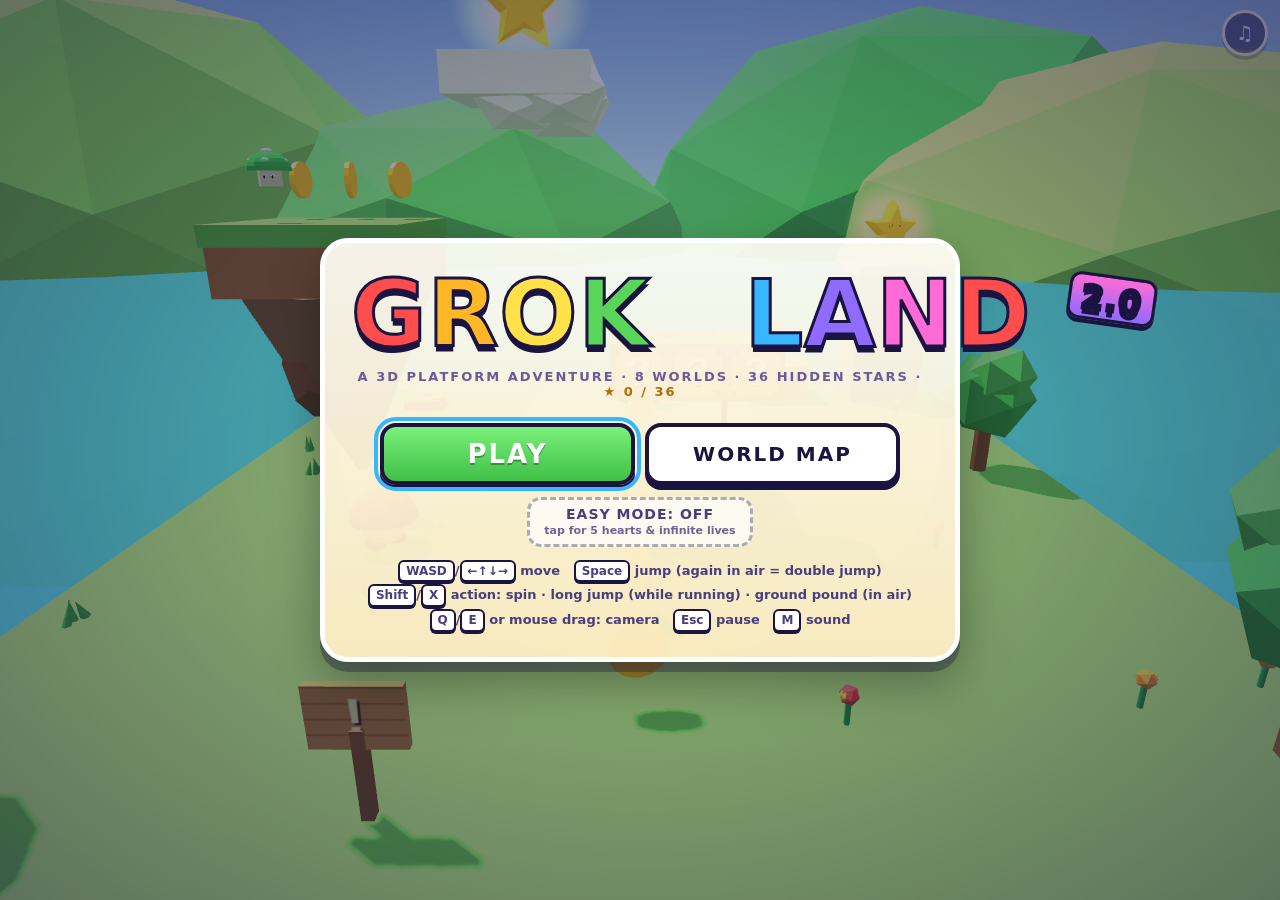
<file: index.html>
<!DOCTYPE html>
<html lang="en">
<head>
  <meta charset="UTF-8" />
  <meta name="viewport" content="width=device-width, initial-scale=1, maximum-scale=1, user-scalable=no, viewport-fit=cover" />
  <meta name="apple-mobile-web-app-capable" content="yes" />
  <meta name="mobile-web-app-capable" content="yes" />
  <meta name="apple-mobile-web-app-status-bar-style" content="black-translucent" />
  <meta name="theme-color" content="#4fb6ff" />
  <title>GROK LAND 2.0</title>
  <link rel="stylesheet" href="style.css" />
  <link rel="icon" href="data:image/svg+xml,%3Csvg xmlns='http://www.w3.org/2000/svg' viewBox='0 0 64 64'%3E%3Crect width='64' height='64' rx='14' fill='%234fb6ff'/%3E%3Cpath d='M32 6l7.6 16.4 17.9 2-13.3 12.1 3.7 17.6L32 45.2 16.1 54.1l3.7-17.6L6.5 24.4l17.9-2z' fill='%23ffd23f' stroke='%23c77700' stroke-width='3'/%3E%3C/svg%3E" />
</head>
<body>
  <canvas id="c"></canvas>

  <div id="hud" class="hidden">
    <div id="hud-left">
      <div id="hearts"><span class="heart on">&#9829;</span><span class="heart on">&#9829;</span><span class="heart on">&#9829;</span></div>
      <div class="pill" id="lives-pill"><span class="face-ico"></span><span class="x">&times;</span><b id="lives">5</b></div>
    </div>
    <div id="hud-right">
      <div class="pill"><span class="coin-ico"></span><b id="coins">0</b></div>
      <div class="pill"><span class="star-ico">&#9733;</span><b id="stars">0</b><span class="dim">/3</span></div>
      <div class="pill hidden" id="key-pill"><span class="key-ico"><svg viewBox="0 0 32 16" width="30" height="15"><circle cx="7" cy="8" r="5.5" fill="none" stroke="#ffd23f" stroke-width="3.5"/><path d="M12 8h17M24 8v5M28 8v4" stroke="#ffd23f" stroke-width="3.5" stroke-linecap="round"/></svg></span>KEY</div>
    </div>
    <div id="level-name"></div>
    <div id="toast"></div>
    <div id="banner"><div id="banner-sub"></div><div id="banner-title"></div></div>
  </div>

  <button id="pause-btn" class="hidden" type="button" aria-label="Pause">II</button>
  <button id="mute-btn" type="button" aria-label="Toggle sound" title="Sound (M)">&#9835;</button>

  <div id="touch-ui" class="hidden">
    <div id="joy-zone"><div id="joy-base"><div id="joy-stick"></div></div></div>
    <div id="cam-zone"></div>
    <div id="touch-btns">
      <button type="button" id="btn-action">ACTION</button>
      <button type="button" id="btn-jump">JUMP</button>
    </div>
  </div>

  <div id="mp-arrows"></div>
  <div id="mp-notice"></div>
  <div id="fade"></div>

  <div id="overlay" class="show">
    <div class="card" id="title-card">
      <div class="logo" aria-label="GROK LAND">
        <span style="--c:#ff4d4d">G</span><span style="--c:#ffb627">R</span><span style="--c:#ffe14a">O</span><span style="--c:#59d65a">K</span>
        <span class="sp"></span>
        <span style="--c:#38b6ff">L</span><span style="--c:#8f6bff">A</span><span style="--c:#ff6bd6">N</span><span style="--c:#ff4d4d">D</span>
        <span class="v2" id="v2-badge">2.0</span>
      </div>
      <p class="tag">A 3D PLATFORM ADVENTURE &middot; 8 WORLDS &middot; 36 HIDDEN STARS &middot; <span class="tstars">&#9733; <b id="title-stars">0 / 36</b></span></p>
      <div class="title-btns">
        <button id="play-btn" type="button" class="btn primary">PLAY</button>
        <button id="map-btn" type="button" class="btn">WORLD MAP</button>
      </div>
      <button id="easy-btn" type="button" class="easy-btn">EASY MODE: <b>OFF</b></button>
      <div class="controls desk-only">
        <div><kbd>WASD</kbd>/<kbd>&larr;&uarr;&darr;&rarr;</kbd> move &nbsp; <kbd>Space</kbd> jump (again in air = double jump)</div>
        <div><kbd>Shift</kbd>/<kbd>X</kbd> action: spin &middot; long jump (while running) &middot; ground pound (in air)</div>
        <div><kbd>Q</kbd>/<kbd>E</kbd> or mouse drag: camera &nbsp; <kbd>Esc</kbd> pause &nbsp; <kbd>M</kbd> sound</div>
      </div>
      <div class="controls touch-only">
        <div>Left stick: move &middot; <b>JUMP</b> (tap again in air = double jump)</div>
        <div><b>ACTION</b>: spin &middot; long jump while running &middot; ground pound in air</div>
        <div>Drag on the right side to turn the camera</div>
      </div>
    </div>

    <div class="card hidden" id="map-card">
      <div class="map-head"><p class="kicker">WORLD MAP</p><span id="map-total" class="map-total"></span></div>
      <div id="world-map"></div>
      <div id="map-info">
        <div id="map-name"></div>
        <div id="map-blurb"></div>
        <div id="map-stars"></div>
      </div>
      <div class="btn-row">
        <button id="map-play" type="button" class="btn primary">PLAY &#9654;</button>
        <button id="map-back" type="button" class="btn ghost">BACK</button>
      </div>
    </div>

    <div class="card hidden" id="pause-card">
      <h2>PAUSED</h2>
      <button id="resume-btn" type="button" class="btn primary">RESUME</button>
      <button id="restart-btn" type="button" class="btn">RESTART LEVEL</button>
      <button id="pause-title-btn" type="button" class="btn ghost">TITLE SCREEN</button>
      <p class="small" id="pause-tip"></p>
    </div>

    <div class="card hidden" id="complete-card">
      <p class="kicker" id="complete-kicker">WORLD 1</p>
      <h2 id="complete-title">COURSE CLEAR!</h2>
      <div id="complete-stars" class="big-stars"></div>
      <div class="stats" id="complete-stats"></div>
      <button id="next-btn" type="button" class="btn primary">NEXT WORLD</button>
      <div class="btn-row">
        <button id="replay-btn" type="button" class="btn">REPLAY</button>
        <button id="complete-map-btn" type="button" class="btn">WORLD MAP</button>
      </div>
      <button id="complete-title-btn" type="button" class="btn ghost">TITLE SCREEN</button>
    </div>

    <div class="card hidden" id="mp-card">
      <p class="kicker" id="mp-kicker">CO-OP</p>
      <h2 id="mp-title">CO-OP</h2>
      <p class="small" id="mp-msg"></p>
      <div id="mp-roster"></div>
      <div id="mp-btns"></div>
    </div>

    <div class="card hidden" id="gameover-card">
      <h2 class="bad">GAME OVER</h2>
      <p class="small">Out of lives! Grab a fresh set and try again.</p>
      <button id="retry-btn" type="button" class="btn primary">RETRY WORLD</button>
      <button id="go-title-btn" type="button" class="btn ghost">TITLE SCREEN</button>
    </div>
  </div>

  <div id="loading">LOADING GROK LAND&hellip;</div>

  <script src="three.min.js"></script>
  <script src="grok-net.js"></script>
  <script src="game.js"></script>
</body>
</html>
</file>
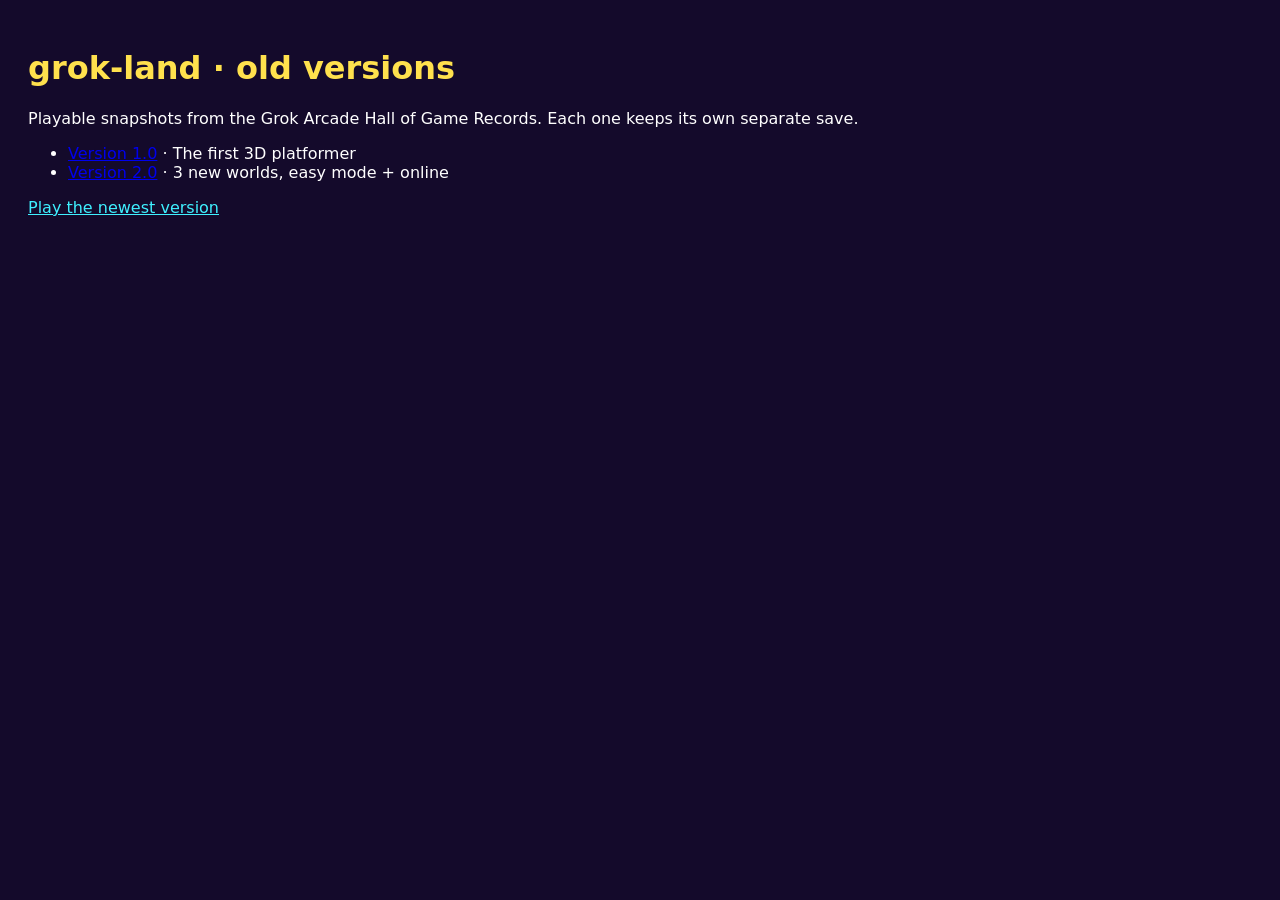
<file: versions/index.html>
<!doctype html><meta charset="utf-8"><meta name="viewport" content="width=device-width,initial-scale=1"><meta name="robots" content="noindex"><title>grok-land old versions</title><body style="font-family:system-ui;background:#140a2b;color:#fff;padding:20px"><h1 style="color:#ffe14d">grok-land &middot; old versions</h1><p>Playable snapshots from the Grok Arcade Hall of Game Records. Each one keeps its own separate save.</p><ul><li><a href="v1/">Version 1.0</a> &middot; The first 3D platformer</li><li><a href="v2/">Version 2.0</a> &middot; 3 new worlds, easy mode + online</li></ul><p><a style="color:#3ff0ff" href="../">Play the newest version</a></p>
</file>
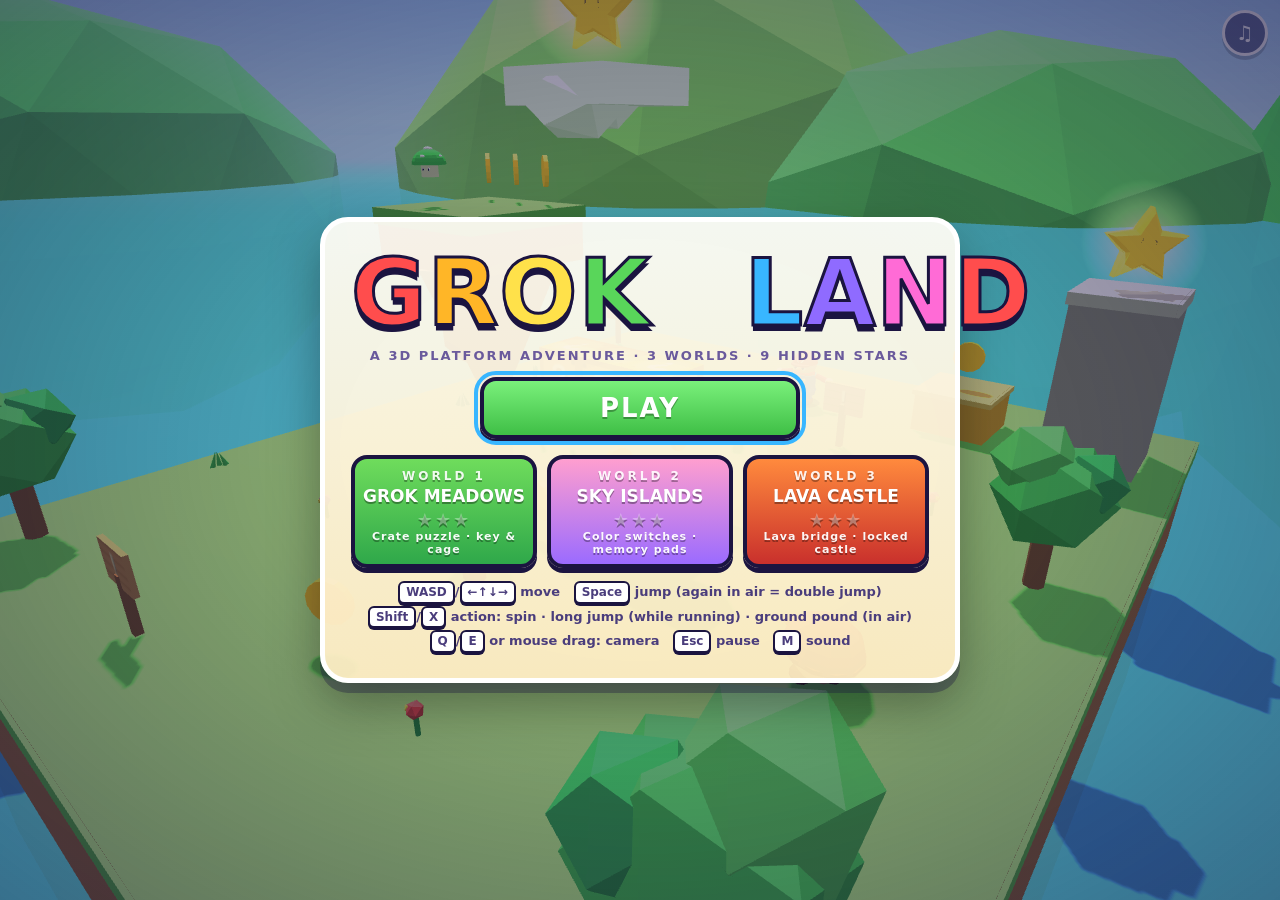
<file: versions/v1/index.html>
<!DOCTYPE html>
<html lang="en">
<head>
<script>/* Grok Arcade Hall of Game Records: archived old version 1.0 of grok-land. Saves are kept separate from the newest version. */
(function(){var P='grokOldVersion.grok-land.v1:';try{var S=Storage.prototype,g=S.getItem,s=S.setItem,r=S.removeItem;function L(t){try{return t===window.localStorage;}catch(e){return false;}}
S.getItem=function(k){return g.call(this,L(this)?P+k:k);};S.setItem=function(k,v){return s.call(this,L(this)?P+k:k,v);};S.removeItem=function(k){return r.call(this,L(this)?P+k:k);};}catch(e){}
window.GROK_OLD_VERSION={repo:'grok-land',label:'v1',ver:'1.0',prefix:P};
function badge(){try{var d=document.createElement('div');d.id='grokOldVerBadge';d.setAttribute('style','position:fixed;left:50%;top:6px;transform:translateX(-50%);z-index:2147483647;background:rgba(20,10,43,.92);color:#ffe14d;font:bold 12px/1.3 system-ui,sans-serif;padding:6px 12px;border-radius:14px;border:2px solid #ff4fd8;box-shadow:0 2px 10px rgba(0,0,0,.4);pointer-events:none;transition:opacity .8s;text-align:center;max-width:90vw');d.textContent='\uD83D\uDCFC OLD VERSION 1.0 \u00b7 from the Hall of Game Records \u00b7 separate save';document.body.appendChild(d);setTimeout(function(){d.style.opacity='0';},6000);setTimeout(function(){if(d.parentNode)d.parentNode.removeChild(d);},7000);}catch(e){}}
if(document.readyState==='loading')document.addEventListener('DOMContentLoaded',badge);else badge();})();</script>
<meta name="robots" content="noindex">

  <meta charset="UTF-8" />
  <meta name="viewport" content="width=device-width, initial-scale=1, maximum-scale=1, user-scalable=no, viewport-fit=cover" />
  <meta name="apple-mobile-web-app-capable" content="yes" />
  <meta name="mobile-web-app-capable" content="yes" />
  <meta name="apple-mobile-web-app-status-bar-style" content="black-translucent" />
  <meta name="theme-color" content="#4fb6ff" />
  <title>GROK LAND</title>
  <link rel="stylesheet" href="style.css" />
  <link rel="icon" href="data:image/svg+xml,%3Csvg xmlns='http://www.w3.org/2000/svg' viewBox='0 0 64 64'%3E%3Crect width='64' height='64' rx='14' fill='%234fb6ff'/%3E%3Cpath d='M32 6l7.6 16.4 17.9 2-13.3 12.1 3.7 17.6L32 45.2 16.1 54.1l3.7-17.6L6.5 24.4l17.9-2z' fill='%23ffd23f' stroke='%23c77700' stroke-width='3'/%3E%3C/svg%3E" />
</head>
<body>
  <canvas id="c"></canvas>

  <div id="hud" class="hidden">
    <div id="hud-left">
      <div id="hearts"><span class="heart on">&#9829;</span><span class="heart on">&#9829;</span><span class="heart on">&#9829;</span></div>
      <div class="pill" id="lives-pill"><span class="face-ico"></span><span class="x">&times;</span><b id="lives">5</b></div>
    </div>
    <div id="hud-right">
      <div class="pill"><span class="coin-ico"></span><b id="coins">0</b></div>
      <div class="pill"><span class="star-ico">&#9733;</span><b id="stars">0</b><span class="dim">/3</span></div>
      <div class="pill hidden" id="key-pill"><span class="key-ico"><svg viewBox="0 0 32 16" width="30" height="15"><circle cx="7" cy="8" r="5.5" fill="none" stroke="#ffd23f" stroke-width="3.5"/><path d="M12 8h17M24 8v5M28 8v4" stroke="#ffd23f" stroke-width="3.5" stroke-linecap="round"/></svg></span>KEY</div>
    </div>
    <div id="level-name"></div>
    <div id="toast"></div>
    <div id="banner"><div id="banner-sub"></div><div id="banner-title"></div></div>
  </div>

  <button id="pause-btn" class="hidden" type="button" aria-label="Pause">II</button>
  <button id="mute-btn" type="button" aria-label="Toggle sound" title="Sound (M)">&#9835;</button>

  <div id="touch-ui" class="hidden">
    <div id="joy-zone"><div id="joy-base"><div id="joy-stick"></div></div></div>
    <div id="cam-zone"></div>
    <div id="touch-btns">
      <button type="button" id="btn-action">ACTION</button>
      <button type="button" id="btn-jump">JUMP</button>
    </div>
  </div>

  <div id="fade"></div>

  <div id="overlay" class="show">
    <div class="card" id="title-card">
      <div class="logo" aria-label="GROK LAND">
        <span style="--c:#ff4d4d">G</span><span style="--c:#ffb627">R</span><span style="--c:#ffe14a">O</span><span style="--c:#59d65a">K</span>
        <span class="sp"></span>
        <span style="--c:#38b6ff">L</span><span style="--c:#8f6bff">A</span><span style="--c:#ff6bd6">N</span><span style="--c:#ff4d4d">D</span>
      </div>
      <p class="tag">A 3D PLATFORM ADVENTURE &middot; 3 WORLDS &middot; 9 HIDDEN STARS</p>
      <button id="play-btn" type="button" class="btn primary">PLAY</button>
      <div id="level-select"></div>
      <div class="controls desk-only">
        <div><kbd>WASD</kbd>/<kbd>&larr;&uarr;&darr;&rarr;</kbd> move &nbsp; <kbd>Space</kbd> jump (again in air = double jump)</div>
        <div><kbd>Shift</kbd>/<kbd>X</kbd> action: spin &middot; long jump (while running) &middot; ground pound (in air)</div>
        <div><kbd>Q</kbd>/<kbd>E</kbd> or mouse drag: camera &nbsp; <kbd>Esc</kbd> pause &nbsp; <kbd>M</kbd> sound</div>
      </div>
      <div class="controls touch-only">
        <div>Left stick: move &middot; <b>JUMP</b> (tap again in air = double jump)</div>
        <div><b>ACTION</b>: spin &middot; long jump while running &middot; ground pound in air</div>
        <div>Drag on the right side to turn the camera</div>
      </div>
    </div>

    <div class="card hidden" id="pause-card">
      <h2>PAUSED</h2>
      <button id="resume-btn" type="button" class="btn primary">RESUME</button>
      <button id="restart-btn" type="button" class="btn">RESTART LEVEL</button>
      <button id="pause-title-btn" type="button" class="btn ghost">TITLE SCREEN</button>
      <p class="small" id="pause-tip"></p>
    </div>

    <div class="card hidden" id="complete-card">
      <p class="kicker" id="complete-kicker">WORLD 1</p>
      <h2 id="complete-title">COURSE CLEAR!</h2>
      <div id="complete-stars" class="big-stars"></div>
      <div class="stats" id="complete-stats"></div>
      <button id="next-btn" type="button" class="btn primary">NEXT WORLD</button>
      <button id="replay-btn" type="button" class="btn">REPLAY</button>
      <button id="complete-title-btn" type="button" class="btn ghost">TITLE SCREEN</button>
    </div>

    <div class="card hidden" id="gameover-card">
      <h2 class="bad">GAME OVER</h2>
      <p class="small">Out of lives! Grab a fresh set and try again.</p>
      <button id="retry-btn" type="button" class="btn primary">RETRY WORLD</button>
      <button id="go-title-btn" type="button" class="btn ghost">TITLE SCREEN</button>
    </div>
  </div>

  <div id="loading">LOADING GROK LAND&hellip;</div>

  <script src="three.min.js"></script>
  <script src="game.js"></script>
</body>
</html>
</file>
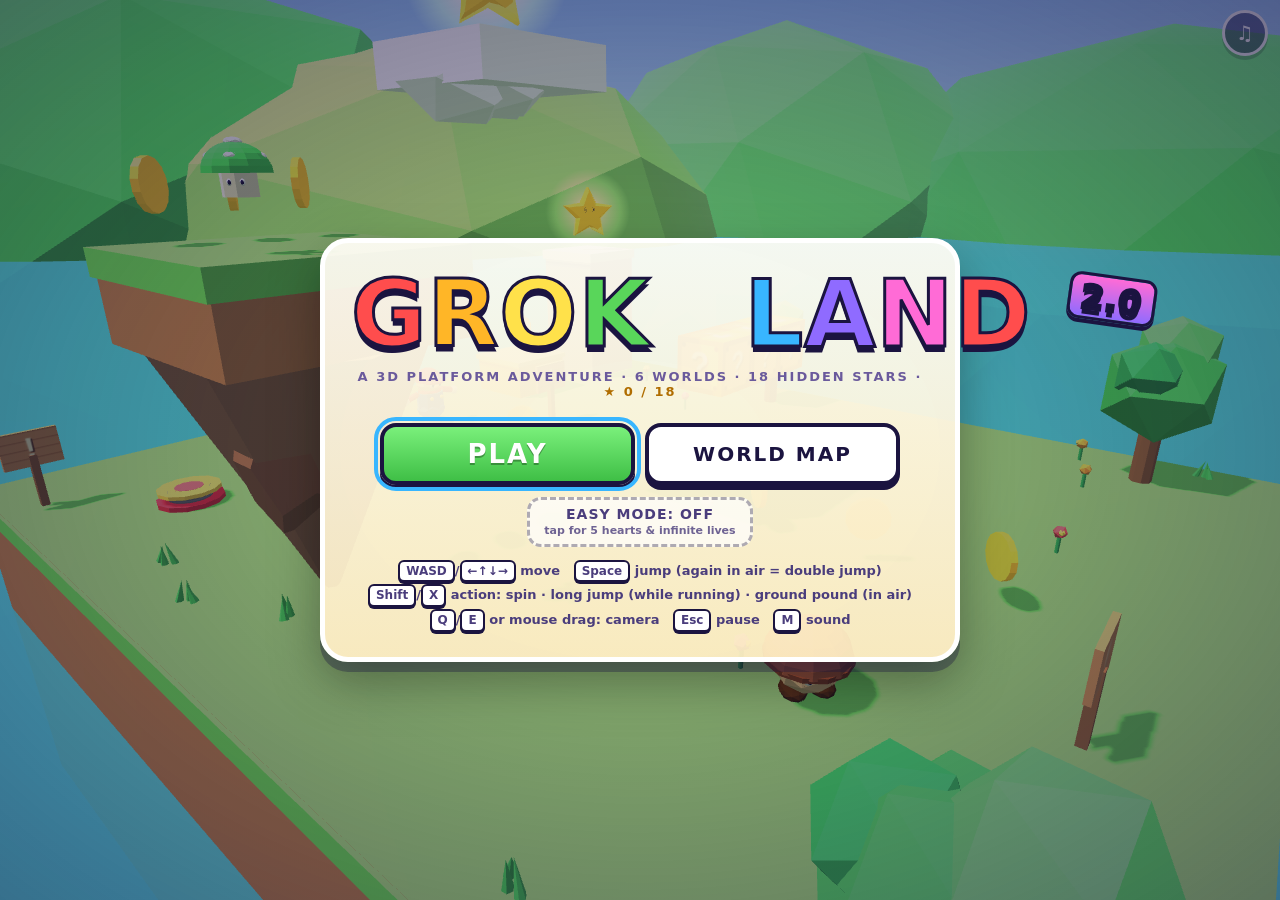
<file: versions/v2/index.html>
<!DOCTYPE html>
<html lang="en">
<head>
<script>/* Grok Arcade Hall of Game Records: archived old version 2.0 of grok-land. Saves are kept separate from the newest version. */
(function(){var P='grokOldVersion.grok-land.v2:';try{var S=Storage.prototype,g=S.getItem,s=S.setItem,r=S.removeItem;function L(t){try{return t===window.localStorage;}catch(e){return false;}}
S.getItem=function(k){return g.call(this,L(this)?P+k:k);};S.setItem=function(k,v){return s.call(this,L(this)?P+k:k,v);};S.removeItem=function(k){return r.call(this,L(this)?P+k:k);};}catch(e){}
window.GROK_OLD_VERSION={repo:'grok-land',label:'v2',ver:'2.0',prefix:P};
function badge(){try{var d=document.createElement('div');d.id='grokOldVerBadge';d.setAttribute('style','position:fixed;left:50%;top:6px;transform:translateX(-50%);z-index:2147483647;background:rgba(20,10,43,.92);color:#ffe14d;font:bold 12px/1.3 system-ui,sans-serif;padding:6px 12px;border-radius:14px;border:2px solid #ff4fd8;box-shadow:0 2px 10px rgba(0,0,0,.4);pointer-events:none;transition:opacity .8s;text-align:center;max-width:90vw');d.textContent='\uD83D\uDCFC OLD VERSION 2.0 \u00b7 from the Hall of Game Records \u00b7 separate save';document.body.appendChild(d);setTimeout(function(){d.style.opacity='0';},6000);setTimeout(function(){if(d.parentNode)d.parentNode.removeChild(d);},7000);}catch(e){}}
if(document.readyState==='loading')document.addEventListener('DOMContentLoaded',badge);else badge();})();</script>
<meta name="robots" content="noindex">

  <meta charset="UTF-8" />
  <meta name="viewport" content="width=device-width, initial-scale=1, maximum-scale=1, user-scalable=no, viewport-fit=cover" />
  <meta name="apple-mobile-web-app-capable" content="yes" />
  <meta name="mobile-web-app-capable" content="yes" />
  <meta name="apple-mobile-web-app-status-bar-style" content="black-translucent" />
  <meta name="theme-color" content="#4fb6ff" />
  <title>GROK LAND 2.0</title>
  <link rel="stylesheet" href="style.css" />
  <link rel="icon" href="data:image/svg+xml,%3Csvg xmlns='http://www.w3.org/2000/svg' viewBox='0 0 64 64'%3E%3Crect width='64' height='64' rx='14' fill='%234fb6ff'/%3E%3Cpath d='M32 6l7.6 16.4 17.9 2-13.3 12.1 3.7 17.6L32 45.2 16.1 54.1l3.7-17.6L6.5 24.4l17.9-2z' fill='%23ffd23f' stroke='%23c77700' stroke-width='3'/%3E%3C/svg%3E" />
</head>
<body>
  <canvas id="c"></canvas>

  <div id="hud" class="hidden">
    <div id="hud-left">
      <div id="hearts"><span class="heart on">&#9829;</span><span class="heart on">&#9829;</span><span class="heart on">&#9829;</span></div>
      <div class="pill" id="lives-pill"><span class="face-ico"></span><span class="x">&times;</span><b id="lives">5</b></div>
    </div>
    <div id="hud-right">
      <div class="pill"><span class="coin-ico"></span><b id="coins">0</b></div>
      <div class="pill"><span class="star-ico">&#9733;</span><b id="stars">0</b><span class="dim">/3</span></div>
      <div class="pill hidden" id="key-pill"><span class="key-ico"><svg viewBox="0 0 32 16" width="30" height="15"><circle cx="7" cy="8" r="5.5" fill="none" stroke="#ffd23f" stroke-width="3.5"/><path d="M12 8h17M24 8v5M28 8v4" stroke="#ffd23f" stroke-width="3.5" stroke-linecap="round"/></svg></span>KEY</div>
    </div>
    <div id="level-name"></div>
    <div id="toast"></div>
    <div id="banner"><div id="banner-sub"></div><div id="banner-title"></div></div>
  </div>

  <button id="pause-btn" class="hidden" type="button" aria-label="Pause">II</button>
  <button id="mute-btn" type="button" aria-label="Toggle sound" title="Sound (M)">&#9835;</button>

  <div id="touch-ui" class="hidden">
    <div id="joy-zone"><div id="joy-base"><div id="joy-stick"></div></div></div>
    <div id="cam-zone"></div>
    <div id="touch-btns">
      <button type="button" id="btn-action">ACTION</button>
      <button type="button" id="btn-jump">JUMP</button>
    </div>
  </div>

  <div id="mp-arrows"></div>
  <div id="mp-notice"></div>
  <div id="fade"></div>

  <div id="overlay" class="show">
    <div class="card" id="title-card">
      <div class="logo" aria-label="GROK LAND">
        <span style="--c:#ff4d4d">G</span><span style="--c:#ffb627">R</span><span style="--c:#ffe14a">O</span><span style="--c:#59d65a">K</span>
        <span class="sp"></span>
        <span style="--c:#38b6ff">L</span><span style="--c:#8f6bff">A</span><span style="--c:#ff6bd6">N</span><span style="--c:#ff4d4d">D</span>
        <span class="v2" id="v2-badge">2.0</span>
      </div>
      <p class="tag">A 3D PLATFORM ADVENTURE &middot; 6 WORLDS &middot; 18 HIDDEN STARS &middot; <span class="tstars">&#9733; <b id="title-stars">0 / 18</b></span></p>
      <div class="title-btns">
        <button id="play-btn" type="button" class="btn primary">PLAY</button>
        <button id="map-btn" type="button" class="btn">WORLD MAP</button>
      </div>
      <button id="easy-btn" type="button" class="easy-btn">EASY MODE: <b>OFF</b></button>
      <div class="controls desk-only">
        <div><kbd>WASD</kbd>/<kbd>&larr;&uarr;&darr;&rarr;</kbd> move &nbsp; <kbd>Space</kbd> jump (again in air = double jump)</div>
        <div><kbd>Shift</kbd>/<kbd>X</kbd> action: spin &middot; long jump (while running) &middot; ground pound (in air)</div>
        <div><kbd>Q</kbd>/<kbd>E</kbd> or mouse drag: camera &nbsp; <kbd>Esc</kbd> pause &nbsp; <kbd>M</kbd> sound</div>
      </div>
      <div class="controls touch-only">
        <div>Left stick: move &middot; <b>JUMP</b> (tap again in air = double jump)</div>
        <div><b>ACTION</b>: spin &middot; long jump while running &middot; ground pound in air</div>
        <div>Drag on the right side to turn the camera</div>
      </div>
    </div>

    <div class="card hidden" id="map-card">
      <div class="map-head"><p class="kicker">WORLD MAP</p><span id="map-total" class="map-total"></span></div>
      <div id="world-map"></div>
      <div id="map-info">
        <div id="map-name"></div>
        <div id="map-blurb"></div>
        <div id="map-stars"></div>
      </div>
      <div class="btn-row">
        <button id="map-play" type="button" class="btn primary">PLAY &#9654;</button>
        <button id="map-back" type="button" class="btn ghost">BACK</button>
      </div>
    </div>

    <div class="card hidden" id="pause-card">
      <h2>PAUSED</h2>
      <button id="resume-btn" type="button" class="btn primary">RESUME</button>
      <button id="restart-btn" type="button" class="btn">RESTART LEVEL</button>
      <button id="pause-title-btn" type="button" class="btn ghost">TITLE SCREEN</button>
      <p class="small" id="pause-tip"></p>
    </div>

    <div class="card hidden" id="complete-card">
      <p class="kicker" id="complete-kicker">WORLD 1</p>
      <h2 id="complete-title">COURSE CLEAR!</h2>
      <div id="complete-stars" class="big-stars"></div>
      <div class="stats" id="complete-stats"></div>
      <button id="next-btn" type="button" class="btn primary">NEXT WORLD</button>
      <div class="btn-row">
        <button id="replay-btn" type="button" class="btn">REPLAY</button>
        <button id="complete-map-btn" type="button" class="btn">WORLD MAP</button>
      </div>
      <button id="complete-title-btn" type="button" class="btn ghost">TITLE SCREEN</button>
    </div>

    <div class="card hidden" id="mp-card">
      <p class="kicker" id="mp-kicker">CO-OP</p>
      <h2 id="mp-title">CO-OP</h2>
      <p class="small" id="mp-msg"></p>
      <div id="mp-roster"></div>
      <div id="mp-btns"></div>
    </div>

    <div class="card hidden" id="gameover-card">
      <h2 class="bad">GAME OVER</h2>
      <p class="small">Out of lives! Grab a fresh set and try again.</p>
      <button id="retry-btn" type="button" class="btn primary">RETRY WORLD</button>
      <button id="go-title-btn" type="button" class="btn ghost">TITLE SCREEN</button>
    </div>
  </div>

  <div id="loading">LOADING GROK LAND&hellip;</div>

  <script src="three.min.js"></script>
  <script src="grok-net.js"></script>
  <script src="game.js"></script>
</body>
</html>
</file>
<file: style.css>
:root {
  --ink: #1b1440;
  --paper: #fffdf5;
  --gold: #ffd23f;
  --red: #ff4d4d;
  --blue: #38b6ff;
  --green: #59d65a;
  --purple: #8f6bff;
  --safe-t: env(safe-area-inset-top, 0px);
  --safe-b: env(safe-area-inset-bottom, 0px);
  --safe-l: env(safe-area-inset-left, 0px);
  --safe-r: env(safe-area-inset-right, 0px);
}
* { box-sizing: border-box; margin: 0; padding: 0; }
html, body {
  width: 100%; height: 100%; overflow: hidden;
  background: #4fb6ff; color: var(--paper);
  font-family: "Arial Rounded MT Bold", "Trebuchet MS", "Nunito", "Segoe UI", system-ui, sans-serif;
  font-weight: 800;
  touch-action: none; user-select: none; -webkit-user-select: none;
  -webkit-tap-highlight-color: transparent; -webkit-touch-callout: none;
}
canvas#c { display: block; position: fixed; inset: 0; width: 100%; height: 100%; }
.hidden { display: none !important; }

/* ---------- HUD ---------- */
#hud { position: fixed; inset: 0; pointer-events: none; z-index: 5; }
#hud-left, #hud-right {
  position: absolute; top: calc(10px + var(--safe-t));
  display: flex; flex-direction: column; gap: 8px;
}
#hud-left { left: calc(12px + var(--safe-l)); align-items: flex-start; }
#hud-right { right: calc(66px + var(--safe-r)); align-items: flex-end; }
.pill {
  display: inline-flex; align-items: center; gap: 7px;
  background: rgba(27, 20, 64, .55);
  border: 3px solid rgba(255,255,255,.9);
  border-radius: 999px; padding: 4px 14px 4px 8px;
  font-size: 22px; line-height: 1; color: #fff;
  text-shadow: 0 2px 0 rgba(0,0,0,.35);
  box-shadow: 0 4px 0 rgba(0,0,0,.18);
}
.pill b { min-width: 22px; }
.pill .dim { opacity: .7; font-size: 16px; }
.pill .x { opacity: .8; font-size: 18px; }
#hearts { display: flex; gap: 3px; }
.heart {
  font-size: 36px; line-height: 1; color: #ff3b5c;
  text-shadow: 0 0 0 #fff, 0 3px 0 #9b1030, -2px -2px 0 #fff, 2px -2px 0 #fff, -2px 2px 0 #fff, 2px 2px 0 #fff;
  transition: transform .2s;
}
.heart.off { color: #3b2f63; text-shadow: -2px -2px 0 #fff, 2px -2px 0 #fff, -2px 2px 0 #fff, 2px 2px 0 #fff; opacity: .75; }
.heart.pop { animation: heartpop .35s; }
@keyframes heartpop { 50% { transform: scale(1.45); } }
.coin-ico {
  width: 22px; height: 22px; border-radius: 50%;
  background: radial-gradient(circle at 35% 35%, #fff6b0 0 18%, #ffd23f 20% 60%, #e09a00 62%);
  border: 2px solid #9a6200; display: inline-block;
}
.star-ico { color: var(--gold); font-size: 26px; text-shadow: 0 2px 0 #b06d00; }
.face-ico {
  width: 24px; height: 24px; border-radius: 50%; display: inline-block;
  background: radial-gradient(circle at 36% 58%, #222 0 7%, transparent 8%), radial-gradient(circle at 64% 58%, #222 0 7%, transparent 8%), linear-gradient(#ff4d4d 0 42%, #ffc996 42%);
  border: 2px solid #fff;
}
.key-ico { display: inline-flex; }
#key-pill { color: var(--gold); animation: keyglow 1.2s infinite alternate; }
@keyframes keyglow { to { box-shadow: 0 0 16px 2px rgba(255,210,63,.8); } }
.bump { animation: bump .25s; }
@keyframes bump { 50% { transform: scale(1.25); } }

#level-name {
  position: absolute; left: 50%; transform: translateX(-50%);
  top: calc(12px + var(--safe-t));
  font-size: 15px; letter-spacing: 3px; color: #fff; opacity: .9;
  text-shadow: 0 2px 0 rgba(0,0,0,.4); white-space: nowrap;
}
#toast {
  position: absolute; left: 50%; bottom: calc(22% + var(--safe-b));
  transform: translate(-50%, 20px); max-width: min(620px, 88vw);
  background: rgba(27,20,64,.82); border: 3px solid #fff; border-radius: 18px;
  padding: 12px 20px; font-size: 18px; line-height: 1.35; text-align: center; color: #fff;
  opacity: 0; transition: opacity .25s, transform .25s;
  box-shadow: 0 6px 0 rgba(0,0,0,.2);
}
#toast.show { opacity: 1; transform: translate(-50%, 0); }
#toast b { color: var(--gold); }
#banner {
  position: absolute; left: 0; right: 0; top: 30%; text-align: center;
  opacity: 0; transform: scale(.7); transition: opacity .35s, transform .35s cubic-bezier(.2,1.6,.4,1);
}
#banner.show { opacity: 1; transform: scale(1); }
#banner-sub { font-size: 20px; letter-spacing: 6px; color: #fff; text-shadow: 0 3px 0 rgba(0,0,0,.35); }
#banner-title {
  font-size: clamp(36px, 8vw, 78px); color: var(--gold); letter-spacing: 2px;
  -webkit-text-stroke: 3px #3a1d00; text-shadow: 0 6px 0 #3a1d00, 0 10px 24px rgba(0,0,0,.35);
}

#pause-btn, #mute-btn {
  position: fixed; z-index: 12;
  top: calc(10px + var(--safe-t));
  width: 46px; height: 46px; border-radius: 50%;
  border: 3px solid #fff; background: rgba(27,20,64,.55); color: #fff;
  font: inherit; font-size: 18px; cursor: pointer;
  box-shadow: 0 4px 0 rgba(0,0,0,.2);
}
#pause-btn { right: calc(12px + var(--safe-r)); }
#mute-btn { right: calc(12px + var(--safe-r)); top: calc(64px + var(--safe-t)); font-size: 20px; }
#mute-btn.off { opacity: .5; text-decoration: line-through; }
body.title-mode #mute-btn { top: calc(10px + var(--safe-t)); }

#fade { position: fixed; inset: 0; background: #1b1440; opacity: 0; pointer-events: none; z-index: 15; transition: opacity .28s; }
#fade.on { opacity: 1; }

#loading {
  position: fixed; inset: 0; display: flex; align-items: center; justify-content: center;
  background: #4fb6ff; color: #fff; font-size: 24px; letter-spacing: 3px; z-index: 50;
  text-shadow: 0 3px 0 rgba(0,0,0,.3);
}

/* ---------- Touch ---------- */
#touch-ui { position: fixed; inset: 0; z-index: 8; }
#joy-zone { position: absolute; left: 0; top: 0; bottom: 0; width: 45%; }
#cam-zone { position: absolute; right: 0; top: 0; bottom: 0; width: 55%; }
#joy-base {
  position: absolute; width: 130px; height: 130px; border-radius: 50%;
  left: calc(34px + var(--safe-l)); bottom: calc(34px + var(--safe-b));
  background: rgba(255,255,255,.16); border: 3px solid rgba(255,255,255,.55);
  pointer-events: none;
}
#joy-stick {
  position: absolute; left: 50%; top: 50%; width: 60px; height: 60px; margin: -30px 0 0 -30px;
  border-radius: 50%; background: rgba(255,255,255,.75); border: 3px solid #fff;
  box-shadow: 0 4px 10px rgba(0,0,0,.25);
}
#touch-btns {
  position: absolute; right: calc(18px + var(--safe-r)); bottom: calc(22px + var(--safe-b));
  width: 200px; height: 190px; pointer-events: none;
}
#touch-btns button {
  position: absolute; pointer-events: auto; border-radius: 50%;
  font: inherit; color: #fff; letter-spacing: 1px;
  border: 4px solid #fff; box-shadow: 0 6px 0 rgba(0,0,0,.25);
  touch-action: none;
}
#btn-jump { right: 0; bottom: 0; width: 104px; height: 104px; font-size: 19px; background: rgba(89, 214, 90, .8); }
#btn-action { right: 112px; bottom: 62px; width: 80px; height: 80px; font-size: 13px; background: rgba(255, 77, 77, .8); }
#touch-btns button.down { transform: scale(.92); filter: brightness(1.2); }

/* ---------- Overlay ---------- */
#overlay {
  position: fixed; inset: 0; z-index: 20; display: none;
  align-items: center; justify-content: center; padding: 16px;
  padding-top: calc(16px + var(--safe-t)); padding-bottom: calc(16px + var(--safe-b));
  background: radial-gradient(ellipse at center, rgba(27,20,64,.25), rgba(27,20,64,.6));
  overflow-y: auto;
}
#overlay.show { display: flex; }
.card {
  background: linear-gradient(#fffdf5, #ffeec4);
  color: var(--ink); border: 5px solid #fff;
  border-radius: 28px; padding: 22px 26px 24px;
  max-width: 560px; width: 100%; text-align: center;
  box-shadow: 0 10px 0 rgba(27,20,64,.35), 0 20px 50px rgba(0,0,0,.35);
  margin: auto;
}
#title-card { background: linear-gradient(rgba(255,253,245,.94), rgba(255,238,196,.94)); max-width: 640px; }
.logo { font-size: clamp(46px, 11vw, 92px); line-height: 1; letter-spacing: 1px; margin: 4px 0 8px; white-space: nowrap; }
.logo span:not(.sp) {
  display: inline-block; color: var(--c);
  -webkit-text-stroke: 3px #1b1440;
  text-shadow: 0 6px 0 #1b1440;
  animation: bob 1.8s ease-in-out infinite;
}
.logo span:nth-child(2n) { animation-delay: -.9s; }
.logo span:nth-child(3n) { animation-delay: -.45s; }
.logo .sp { display: inline-block; width: .3em; }
@keyframes bob { 50% { transform: translateY(-7px) rotate(-3deg); } }
.tag { font-size: 13px; letter-spacing: 2px; color: #6a5a9c; margin-bottom: 14px; }
.card h2 { font-size: 40px; color: #ff9d00; -webkit-text-stroke: 2px #1b1440; text-shadow: 0 4px 0 #1b1440; margin: 4px 0 12px; }
.card h2.bad { color: var(--red); }
.kicker { font-size: 14px; letter-spacing: 4px; color: #6a5a9c; }
.small { font-size: 14px; color: #6a5a9c; margin: 8px 0 12px; line-height: 1.4; }
.btn {
  display: block; width: 100%; max-width: 320px; margin: 10px auto 0;
  font: inherit; font-size: 20px; letter-spacing: 2px; cursor: pointer;
  padding: 12px 18px; border-radius: 16px; border: 4px solid #1b1440;
  background: #fff; color: var(--ink); box-shadow: 0 5px 0 #1b1440;
  transition: transform .08s;
}
.btn:active { transform: translateY(3px); box-shadow: 0 2px 0 #1b1440; }
.btn.primary { background: linear-gradient(#7af07b, #3fbf46); color: #fff; text-shadow: 0 2px 0 rgba(0,0,0,.3); font-size: 26px; }
.btn.ghost { background: transparent; box-shadow: none; border-color: rgba(27,20,64,.35); font-size: 16px; }
.btn:focus-visible { outline: 4px solid var(--blue); outline-offset: 2px; }
#level-select { display: flex; gap: 10px; margin: 16px 0 6px; justify-content: center; flex-wrap: wrap; }
.lvl-btn {
  flex: 1 1 150px; max-width: 190px; font: inherit; cursor: pointer;
  border-radius: 16px; border: 4px solid #1b1440; padding: 10px 8px 8px;
  color: #fff; box-shadow: 0 5px 0 #1b1440; text-shadow: 0 2px 0 rgba(0,0,0,.35);
}
.lvl-btn:active { transform: translateY(3px); box-shadow: 0 2px 0 #1b1440; }
.lvl-btn .n { font-size: 12px; letter-spacing: 3px; opacity: .9; }
.lvl-btn .t { font-size: 17px; margin: 3px 0; }
.lvl-btn .s { font-size: 18px; letter-spacing: 2px; color: var(--gold); }
.lvl-btn .s .no { color: rgba(255,255,255,.35); }
.lvl-btn .c { font-size: 11px; letter-spacing: 1px; opacity: .95; min-height: 13px; }
.lvl-0 { background: linear-gradient(#6fdc5c, #2fa84a); }
.lvl-1 { background: linear-gradient(#ff9ecf, #9b6bff); }
.lvl-2 { background: linear-gradient(#ff8a3d, #c9302c); }
.controls { font-size: 13px; color: #4a3d7c; line-height: 1.9; margin-top: 12px; }
kbd {
  display: inline-block; min-width: 22px; padding: 1px 6px; border-radius: 6px;
  background: #fff; border: 2px solid #1b1440; box-shadow: 0 2px 0 #1b1440;
  font: inherit; font-size: 12px; line-height: 1.4;
}
.touch-only { display: none; }
body.touch .touch-only { display: block; }
body.touch .desk-only { display: none; }
.big-stars { font-size: 54px; letter-spacing: 6px; margin: 2px 0 8px; }
.big-stars .got { color: var(--gold); -webkit-text-stroke: 2px #8a5200; animation: starin .5s both; }
.big-stars .no { color: #d8cfb5; }
@keyframes starin { from { transform: scale(0) rotate(-90deg); display: inline-block; } }
.big-stars span { display: inline-block; }
.stats { display: grid; grid-template-columns: 1fr 1fr; gap: 6px 16px; font-size: 18px; margin: 6px auto 8px; max-width: 360px; text-align: left; }
.stats div:nth-child(2n) { text-align: right; color: #ff7a00; }
#pause-tip { margin-top: 14px; }

@media (max-height: 520px) {
  .card { padding: 12px 18px 14px; }
  .logo { font-size: 44px; margin: 0 0 4px; }
  .btn { padding: 8px 14px; margin-top: 7px; }
  .btn.primary { font-size: 20px; }
  .controls { line-height: 1.6; margin-top: 6px; }
  #level-select { margin: 8px 0 2px; }
  .lvl-btn { padding: 6px 6px 5px; }
  .card h2 { font-size: 30px; margin-bottom: 6px; }
  .big-stars { font-size: 40px; }
  .heart { font-size: 28px; }
  .pill { font-size: 18px; }
}
@media (max-width: 520px) {
  .pill { font-size: 18px; padding: 3px 11px 3px 6px; }
  .heart { font-size: 30px; }
  #level-name { display: none; }
  #toast { font-size: 15px; }
}
@media (max-height: 700px) and (min-height: 521px) {
  .card { padding: 16px 22px 18px; }
  .logo { font-size: clamp(44px, 9vw, 72px); }
  .btn { padding: 10px 16px; margin-top: 8px; }
  .big-stars { font-size: 44px; margin: 0 0 4px; }
  .card h2 { font-size: 34px; margin-bottom: 8px; }
  .stats { font-size: 16px; }
}
body.touch #toast { bottom: auto; top: calc(60px + var(--safe-t)); transform: translate(-50%, -20px); max-width: min(560px, 62vw); font-size: 15px; padding: 9px 14px; }
body.touch #toast.show { transform: translate(-50%, 0); }
body.touch #level-name { display: none; }

/* ---------- 2.0 ---------- */
.logo .v2 {
  display: inline-block; vertical-align: top; margin-left: .12em;
  font-size: .36em; line-height: 1; padding: .14em .3em .1em; border-radius: .35em;
  background: linear-gradient(#ff6bd6, #8f6bff); color: #fff;
  border: 3px solid #1b1440; box-shadow: 0 4px 0 #1b1440;
  transform: rotate(8deg) translateY(.2em); -webkit-text-stroke: 0; text-shadow: 0 2px 0 rgba(0,0,0,.35);
  animation: none;
}
.tstars { color: #b06d00; white-space: nowrap; }
.title-btns { display: flex; gap: 10px; justify-content: center; max-width: 520px; margin: 0 auto; }
.title-btns .btn { flex: 1 1 0; margin-left: 0; margin-right: 0; }
.btn-row { display: flex; gap: 10px; justify-content: center; max-width: 520px; margin: 0 auto; }
.btn-row .btn { flex: 1 1 0; margin-left: 0; margin-right: 0; }
.easy-btn {
  display: block; margin: 12px auto 0; font: inherit; cursor: pointer; color: #4a3d7c;
  background: rgba(255,255,255,.7); border: 3px dashed rgba(27,20,64,.35); border-radius: 14px;
  padding: 6px 14px; font-size: 14px; letter-spacing: 1px; line-height: 1.25;
}
.easy-btn small { display: block; font-size: 11px; letter-spacing: 0; opacity: .8; }
.easy-btn.on { background: linear-gradient(#bff5c0, #7fe080); border: 3px solid #2fa84a; color: #14501f; }
.map-head { display: flex; justify-content: space-between; align-items: center; }
.map-total { font-size: 15px; color: #b06d00; }
#map-card { max-width: 720px; }
#world-map {
  position: relative; height: 210px; margin: 8px 0 6px; border-radius: 18px; overflow: hidden;
  background:
    radial-gradient(circle at 12% 80%, #8fe07a 0 14%, transparent 15%),
    radial-gradient(circle at 26% 30%, #ffc2e6 0 13%, transparent 14%),
    radial-gradient(circle at 42% 75%, #ff8a5c 0 13%, transparent 14%),
    radial-gradient(circle at 58% 28%, #e8f6ff 0 13%, transparent 14%),
    radial-gradient(circle at 74% 72%, #6a4aa8 0 13%, transparent 14%),
    radial-gradient(circle at 90% 30%, #e0a85a 0 13%, transparent 14%),
    linear-gradient(#7fd0ff, #4fa8e8);
  border: 4px solid #1b1440; box-shadow: inset 0 0 30px rgba(27,20,64,.25);
}
.map-path { position: absolute; inset: 0; width: 100%; height: 100%; }
.map-path path { fill: none; stroke: #fffdf5; stroke-width: 1.6; stroke-dasharray: 2.4 2; vector-effect: non-scaling-stroke; stroke-width: 5px; stroke-dasharray: 10 8; stroke-linecap: round; }
.map-node {
  position: absolute; transform: translate(-50%, -50%); width: 58px; height: 58px; border-radius: 50%;
  font: inherit; cursor: pointer; color: #fff; background: var(--nc);
  border: 4px solid #1b1440; box-shadow: 0 5px 0 #1b1440; padding: 0;
  display: flex; flex-direction: column; align-items: center; justify-content: center; line-height: 1;
  text-shadow: 0 2px 0 rgba(0,0,0,.35);
}
.map-node .num { font-size: 22px; }
.map-node .ms { font-size: 10px; letter-spacing: 0; color: var(--gold); margin-top: 2px; }
.map-node .ms .no { color: rgba(255,255,255,.45); }
.map-node.sel { outline: 4px solid #ffd23f; outline-offset: 3px; transform: translate(-50%, -50%) scale(1.12); }
.map-node .new { position: absolute; top: -12px; right: -16px; background: #ff3b5c; color: #fff; font-size: 10px; padding: 2px 5px; border-radius: 8px; border: 2px solid #fff; letter-spacing: 1px; }
.map-node .ok { position: absolute; bottom: -8px; right: -8px; background: #3fbf46; width: 20px; height: 20px; border-radius: 50%; border: 2px solid #fff; font-size: 11px; display: flex; align-items: center; justify-content: center; }
.map-hero {
  position: absolute; width: 26px; height: 26px; margin: -52px 0 0 -13px; border-radius: 50%; pointer-events: none;
  background: radial-gradient(circle at 36% 58%, #222 0 7%, transparent 8%), radial-gradient(circle at 64% 58%, #222 0 7%, transparent 8%), linear-gradient(#ff4d4d 0 42%, #ffc996 42%);
  border: 3px solid #fff; box-shadow: 0 3px 0 rgba(0,0,0,.3); animation: bob 1s ease-in-out infinite;
}
#map-info { min-height: 58px; }
#map-name { font-size: 20px; color: #1b1440; }
#map-blurb { font-size: 13px; color: #6a5a9c; margin: 2px 0; }
#map-stars { font-size: 22px; letter-spacing: 3px; }
#map-stars .got { color: var(--gold); -webkit-text-stroke: 1px #8a5200; }
#map-stars .no { color: #d8cfb5; }
#map-stars .bt { font-size: 13px; letter-spacing: 1px; color: #6a5a9c; vertical-align: middle; }
@media (max-height: 520px) {
  #world-map { height: 150px; margin: 4px 0 2px; }
  .map-node { width: 46px; height: 46px; }
  .map-node .num { font-size: 18px; }
  #map-info { min-height: 0; }
  #map-name { font-size: 16px; }
  #map-blurb { font-size: 12px; margin: 0; }
  #map-stars { font-size: 17px; }
  .easy-btn { margin-top: 6px; padding: 4px 12px; font-size: 13px; }
  .easy-btn small { display: none; }
  .tag { margin-bottom: 8px; }
  #title-card .controls { display: none; }
  .stats { gap: 2px 16px; font-size: 15px; }
}

/* ---------- online co-op (only with ?mp= from the Grok Arcade lobby) ---------- */
body.mp #level-name { top: calc(40px + var(--safe-t)); }
body.mp #hud-left, body.mp #hud-right { top: calc(36px + var(--safe-t)); }
body.mp.touch #toast { top: calc(96px + var(--safe-t)); }
#mp-arrows { position: fixed; inset: 0; pointer-events: none; z-index: 6; }
.mp-arrow { position: absolute; left: 0; top: 0; width: 0; height: 0; }
.mp-arrow.hidden { display: none; }
.mp-arrow i {
  position: absolute; left: 0; top: 0; width: 0; height: 0;
  border-top: 17px solid transparent; border-bottom: 17px solid transparent; border-left: 30px solid var(--c, #3ff0ff);
  filter: drop-shadow(0 0 2px #1b1440) drop-shadow(0 2px 0 #1b1440);
}
.mp-arrow span {
  position: absolute; left: 0; top: 22px; transform: translateX(-50%);
  background: rgba(27,20,64,.85); color: #fff; border: 2px solid var(--c, #3ff0ff); border-radius: 12px;
  padding: 2px 9px; font-size: 14px; letter-spacing: 1px; white-space: nowrap;
}
.mp-dot { display: inline-block; width: 14px; height: 14px; border-radius: 50%; border: 2px solid #1b1440; margin-right: 7px; vertical-align: -1px; }
#mp-roster { display: flex; flex-wrap: wrap; gap: 8px; justify-content: center; margin: 4px 0 6px; }
.mp-pl { background: rgba(255,255,255,.8); border: 3px solid #1b1440; border-radius: 14px; padding: 5px 12px; font-size: 18px; }
.mp-pl small { font-size: 11px; color: #6a5a9c; letter-spacing: 1px; }
.mp-note { font-size: 17px; color: #4a3d7c; margin: 12px 0 4px; }
.mp-note.hidden { display: none; }
#complete-card .btn.hidden { display: none; }
#mp-notice {
  position: fixed; left: 50%; top: calc(38px + var(--safe-t)); transform: translate(-50%, -10px); z-index: 25;
  background: rgba(27,20,64,.9); color: #fff; border: 3px solid #3ff0ff; border-radius: 16px;
  padding: 7px 16px; font-size: 17px; text-align: center; max-width: 88vw; pointer-events: none;
  opacity: 0; transition: opacity .25s, transform .25s;
}
#mp-notice.show { opacity: 1; transform: translate(-50%, 0); }
#mp-notice b { color: #ffe14d; }
/* 3.0: level chips for multi-level worlds */
#map-levels { display: flex; gap: 8px; justify-content: center; margin: 4px 0 2px; }
#map-levels.hidden { display: none; }
.lvl-chip { font: inherit; cursor: pointer; color: #1b1440; background: #fff7dc; border: 3px solid #1b1440; border-radius: 12px; padding: 3px 10px; font-size: 15px; box-shadow: 0 3px 0 #1b1440; }
.lvl-chip small { font-size: 10px; color: var(--gold); letter-spacing: 0; }
.lvl-chip small .no { color: #d8cfb5; }
.lvl-chip.sel { background: #ffd23f; outline: 3px solid #ff9d00; }
.lvl-chip.cleared { background: #c8f5c0; }
.lvl-chip.cleared.sel { background: #ffd23f; }
@media (max-height: 520px) { .lvl-chip { font-size: 13px; padding: 1px 8px; } #map-levels { margin: 2px 0 0; } }
</file>
<file: versions/v1/style.css>
:root {
  --ink: #1b1440;
  --paper: #fffdf5;
  --gold: #ffd23f;
  --red: #ff4d4d;
  --blue: #38b6ff;
  --green: #59d65a;
  --purple: #8f6bff;
  --safe-t: env(safe-area-inset-top, 0px);
  --safe-b: env(safe-area-inset-bottom, 0px);
  --safe-l: env(safe-area-inset-left, 0px);
  --safe-r: env(safe-area-inset-right, 0px);
}
* { box-sizing: border-box; margin: 0; padding: 0; }
html, body {
  width: 100%; height: 100%; overflow: hidden;
  background: #4fb6ff; color: var(--paper);
  font-family: "Arial Rounded MT Bold", "Trebuchet MS", "Nunito", "Segoe UI", system-ui, sans-serif;
  font-weight: 800;
  touch-action: none; user-select: none; -webkit-user-select: none;
  -webkit-tap-highlight-color: transparent; -webkit-touch-callout: none;
}
canvas#c { display: block; position: fixed; inset: 0; width: 100%; height: 100%; }
.hidden { display: none !important; }

/* ---------- HUD ---------- */
#hud { position: fixed; inset: 0; pointer-events: none; z-index: 5; }
#hud-left, #hud-right {
  position: absolute; top: calc(10px + var(--safe-t));
  display: flex; flex-direction: column; gap: 8px;
}
#hud-left { left: calc(12px + var(--safe-l)); align-items: flex-start; }
#hud-right { right: calc(66px + var(--safe-r)); align-items: flex-end; }
.pill {
  display: inline-flex; align-items: center; gap: 7px;
  background: rgba(27, 20, 64, .55);
  border: 3px solid rgba(255,255,255,.9);
  border-radius: 999px; padding: 4px 14px 4px 8px;
  font-size: 22px; line-height: 1; color: #fff;
  text-shadow: 0 2px 0 rgba(0,0,0,.35);
  box-shadow: 0 4px 0 rgba(0,0,0,.18);
}
.pill b { min-width: 22px; }
.pill .dim { opacity: .7; font-size: 16px; }
.pill .x { opacity: .8; font-size: 18px; }
#hearts { display: flex; gap: 3px; }
.heart {
  font-size: 36px; line-height: 1; color: #ff3b5c;
  text-shadow: 0 0 0 #fff, 0 3px 0 #9b1030, -2px -2px 0 #fff, 2px -2px 0 #fff, -2px 2px 0 #fff, 2px 2px 0 #fff;
  transition: transform .2s;
}
.heart.off { color: #3b2f63; text-shadow: -2px -2px 0 #fff, 2px -2px 0 #fff, -2px 2px 0 #fff, 2px 2px 0 #fff; opacity: .75; }
.heart.pop { animation: heartpop .35s; }
@keyframes heartpop { 50% { transform: scale(1.45); } }
.coin-ico {
  width: 22px; height: 22px; border-radius: 50%;
  background: radial-gradient(circle at 35% 35%, #fff6b0 0 18%, #ffd23f 20% 60%, #e09a00 62%);
  border: 2px solid #9a6200; display: inline-block;
}
.star-ico { color: var(--gold); font-size: 26px; text-shadow: 0 2px 0 #b06d00; }
.face-ico {
  width: 24px; height: 24px; border-radius: 50%; display: inline-block;
  background: radial-gradient(circle at 36% 58%, #222 0 7%, transparent 8%), radial-gradient(circle at 64% 58%, #222 0 7%, transparent 8%), linear-gradient(#ff4d4d 0 42%, #ffc996 42%);
  border: 2px solid #fff;
}
.key-ico { display: inline-flex; }
#key-pill { color: var(--gold); animation: keyglow 1.2s infinite alternate; }
@keyframes keyglow { to { box-shadow: 0 0 16px 2px rgba(255,210,63,.8); } }
.bump { animation: bump .25s; }
@keyframes bump { 50% { transform: scale(1.25); } }

#level-name {
  position: absolute; left: 50%; transform: translateX(-50%);
  top: calc(12px + var(--safe-t));
  font-size: 15px; letter-spacing: 3px; color: #fff; opacity: .9;
  text-shadow: 0 2px 0 rgba(0,0,0,.4); white-space: nowrap;
}
#toast {
  position: absolute; left: 50%; bottom: calc(22% + var(--safe-b));
  transform: translate(-50%, 20px); max-width: min(620px, 88vw);
  background: rgba(27,20,64,.82); border: 3px solid #fff; border-radius: 18px;
  padding: 12px 20px; font-size: 18px; line-height: 1.35; text-align: center; color: #fff;
  opacity: 0; transition: opacity .25s, transform .25s;
  box-shadow: 0 6px 0 rgba(0,0,0,.2);
}
#toast.show { opacity: 1; transform: translate(-50%, 0); }
#toast b { color: var(--gold); }
#banner {
  position: absolute; left: 0; right: 0; top: 30%; text-align: center;
  opacity: 0; transform: scale(.7); transition: opacity .35s, transform .35s cubic-bezier(.2,1.6,.4,1);
}
#banner.show { opacity: 1; transform: scale(1); }
#banner-sub { font-size: 20px; letter-spacing: 6px; color: #fff; text-shadow: 0 3px 0 rgba(0,0,0,.35); }
#banner-title {
  font-size: clamp(36px, 8vw, 78px); color: var(--gold); letter-spacing: 2px;
  -webkit-text-stroke: 3px #3a1d00; text-shadow: 0 6px 0 #3a1d00, 0 10px 24px rgba(0,0,0,.35);
}

#pause-btn, #mute-btn {
  position: fixed; z-index: 12;
  top: calc(10px + var(--safe-t));
  width: 46px; height: 46px; border-radius: 50%;
  border: 3px solid #fff; background: rgba(27,20,64,.55); color: #fff;
  font: inherit; font-size: 18px; cursor: pointer;
  box-shadow: 0 4px 0 rgba(0,0,0,.2);
}
#pause-btn { right: calc(12px + var(--safe-r)); }
#mute-btn { right: calc(12px + var(--safe-r)); top: calc(64px + var(--safe-t)); font-size: 20px; }
#mute-btn.off { opacity: .5; text-decoration: line-through; }
body.title-mode #mute-btn { top: calc(10px + var(--safe-t)); }

#fade { position: fixed; inset: 0; background: #1b1440; opacity: 0; pointer-events: none; z-index: 15; transition: opacity .28s; }
#fade.on { opacity: 1; }

#loading {
  position: fixed; inset: 0; display: flex; align-items: center; justify-content: center;
  background: #4fb6ff; color: #fff; font-size: 24px; letter-spacing: 3px; z-index: 50;
  text-shadow: 0 3px 0 rgba(0,0,0,.3);
}

/* ---------- Touch ---------- */
#touch-ui { position: fixed; inset: 0; z-index: 8; }
#joy-zone { position: absolute; left: 0; top: 0; bottom: 0; width: 45%; }
#cam-zone { position: absolute; right: 0; top: 0; bottom: 0; width: 55%; }
#joy-base {
  position: absolute; width: 130px; height: 130px; border-radius: 50%;
  left: calc(34px + var(--safe-l)); bottom: calc(34px + var(--safe-b));
  background: rgba(255,255,255,.16); border: 3px solid rgba(255,255,255,.55);
  pointer-events: none;
}
#joy-stick {
  position: absolute; left: 50%; top: 50%; width: 60px; height: 60px; margin: -30px 0 0 -30px;
  border-radius: 50%; background: rgba(255,255,255,.75); border: 3px solid #fff;
  box-shadow: 0 4px 10px rgba(0,0,0,.25);
}
#touch-btns {
  position: absolute; right: calc(18px + var(--safe-r)); bottom: calc(22px + var(--safe-b));
  width: 200px; height: 190px; pointer-events: none;
}
#touch-btns button {
  position: absolute; pointer-events: auto; border-radius: 50%;
  font: inherit; color: #fff; letter-spacing: 1px;
  border: 4px solid #fff; box-shadow: 0 6px 0 rgba(0,0,0,.25);
  touch-action: none;
}
#btn-jump { right: 0; bottom: 0; width: 104px; height: 104px; font-size: 19px; background: rgba(89, 214, 90, .8); }
#btn-action { right: 112px; bottom: 62px; width: 80px; height: 80px; font-size: 13px; background: rgba(255, 77, 77, .8); }
#touch-btns button.down { transform: scale(.92); filter: brightness(1.2); }

/* ---------- Overlay ---------- */
#overlay {
  position: fixed; inset: 0; z-index: 20; display: none;
  align-items: center; justify-content: center; padding: 16px;
  padding-top: calc(16px + var(--safe-t)); padding-bottom: calc(16px + var(--safe-b));
  background: radial-gradient(ellipse at center, rgba(27,20,64,.25), rgba(27,20,64,.6));
  overflow-y: auto;
}
#overlay.show { display: flex; }
.card {
  background: linear-gradient(#fffdf5, #ffeec4);
  color: var(--ink); border: 5px solid #fff;
  border-radius: 28px; padding: 22px 26px 24px;
  max-width: 560px; width: 100%; text-align: center;
  box-shadow: 0 10px 0 rgba(27,20,64,.35), 0 20px 50px rgba(0,0,0,.35);
  margin: auto;
}
#title-card { background: linear-gradient(rgba(255,253,245,.94), rgba(255,238,196,.94)); max-width: 640px; }
.logo { font-size: clamp(46px, 11vw, 92px); line-height: 1; letter-spacing: 1px; margin: 4px 0 8px; white-space: nowrap; }
.logo span:not(.sp) {
  display: inline-block; color: var(--c);
  -webkit-text-stroke: 3px #1b1440;
  text-shadow: 0 6px 0 #1b1440;
  animation: bob 1.8s ease-in-out infinite;
}
.logo span:nth-child(2n) { animation-delay: -.9s; }
.logo span:nth-child(3n) { animation-delay: -.45s; }
.logo .sp { display: inline-block; width: .3em; }
@keyframes bob { 50% { transform: translateY(-7px) rotate(-3deg); } }
.tag { font-size: 13px; letter-spacing: 2px; color: #6a5a9c; margin-bottom: 14px; }
.card h2 { font-size: 40px; color: #ff9d00; -webkit-text-stroke: 2px #1b1440; text-shadow: 0 4px 0 #1b1440; margin: 4px 0 12px; }
.card h2.bad { color: var(--red); }
.kicker { font-size: 14px; letter-spacing: 4px; color: #6a5a9c; }
.small { font-size: 14px; color: #6a5a9c; margin: 8px 0 12px; line-height: 1.4; }
.btn {
  display: block; width: 100%; max-width: 320px; margin: 10px auto 0;
  font: inherit; font-size: 20px; letter-spacing: 2px; cursor: pointer;
  padding: 12px 18px; border-radius: 16px; border: 4px solid #1b1440;
  background: #fff; color: var(--ink); box-shadow: 0 5px 0 #1b1440;
  transition: transform .08s;
}
.btn:active { transform: translateY(3px); box-shadow: 0 2px 0 #1b1440; }
.btn.primary { background: linear-gradient(#7af07b, #3fbf46); color: #fff; text-shadow: 0 2px 0 rgba(0,0,0,.3); font-size: 26px; }
.btn.ghost { background: transparent; box-shadow: none; border-color: rgba(27,20,64,.35); font-size: 16px; }
.btn:focus-visible { outline: 4px solid var(--blue); outline-offset: 2px; }
#level-select { display: flex; gap: 10px; margin: 16px 0 6px; justify-content: center; flex-wrap: wrap; }
.lvl-btn {
  flex: 1 1 150px; max-width: 190px; font: inherit; cursor: pointer;
  border-radius: 16px; border: 4px solid #1b1440; padding: 10px 8px 8px;
  color: #fff; box-shadow: 0 5px 0 #1b1440; text-shadow: 0 2px 0 rgba(0,0,0,.35);
}
.lvl-btn:active { transform: translateY(3px); box-shadow: 0 2px 0 #1b1440; }
.lvl-btn .n { font-size: 12px; letter-spacing: 3px; opacity: .9; }
.lvl-btn .t { font-size: 17px; margin: 3px 0; }
.lvl-btn .s { font-size: 18px; letter-spacing: 2px; color: var(--gold); }
.lvl-btn .s .no { color: rgba(255,255,255,.35); }
.lvl-btn .c { font-size: 11px; letter-spacing: 1px; opacity: .95; min-height: 13px; }
.lvl-0 { background: linear-gradient(#6fdc5c, #2fa84a); }
.lvl-1 { background: linear-gradient(#ff9ecf, #9b6bff); }
.lvl-2 { background: linear-gradient(#ff8a3d, #c9302c); }
.controls { font-size: 13px; color: #4a3d7c; line-height: 1.9; margin-top: 12px; }
kbd {
  display: inline-block; min-width: 22px; padding: 1px 6px; border-radius: 6px;
  background: #fff; border: 2px solid #1b1440; box-shadow: 0 2px 0 #1b1440;
  font: inherit; font-size: 12px; line-height: 1.4;
}
.touch-only { display: none; }
body.touch .touch-only { display: block; }
body.touch .desk-only { display: none; }
.big-stars { font-size: 54px; letter-spacing: 6px; margin: 2px 0 8px; }
.big-stars .got { color: var(--gold); -webkit-text-stroke: 2px #8a5200; animation: starin .5s both; }
.big-stars .no { color: #d8cfb5; }
@keyframes starin { from { transform: scale(0) rotate(-90deg); display: inline-block; } }
.big-stars span { display: inline-block; }
.stats { display: grid; grid-template-columns: 1fr 1fr; gap: 6px 16px; font-size: 18px; margin: 6px auto 8px; max-width: 360px; text-align: left; }
.stats div:nth-child(2n) { text-align: right; color: #ff7a00; }
#pause-tip { margin-top: 14px; }

@media (max-height: 520px) {
  .card { padding: 12px 18px 14px; }
  .logo { font-size: 44px; margin: 0 0 4px; }
  .btn { padding: 8px 14px; margin-top: 7px; }
  .btn.primary { font-size: 20px; }
  .controls { line-height: 1.6; margin-top: 6px; }
  #level-select { margin: 8px 0 2px; }
  .lvl-btn { padding: 6px 6px 5px; }
  .card h2 { font-size: 30px; margin-bottom: 6px; }
  .big-stars { font-size: 40px; }
  .heart { font-size: 28px; }
  .pill { font-size: 18px; }
}
@media (max-width: 520px) {
  .pill { font-size: 18px; padding: 3px 11px 3px 6px; }
  .heart { font-size: 30px; }
  #level-name { display: none; }
  #toast { font-size: 15px; }
}
@media (max-height: 700px) and (min-height: 521px) {
  .card { padding: 16px 22px 18px; }
  .logo { font-size: clamp(44px, 9vw, 72px); }
  .btn { padding: 10px 16px; margin-top: 8px; }
  .big-stars { font-size: 44px; margin: 0 0 4px; }
  .card h2 { font-size: 34px; margin-bottom: 8px; }
  .stats { font-size: 16px; }
}
body.touch #toast { bottom: auto; top: calc(60px + var(--safe-t)); transform: translate(-50%, -20px); max-width: min(560px, 62vw); font-size: 15px; padding: 9px 14px; }
body.touch #toast.show { transform: translate(-50%, 0); }
body.touch #level-name { display: none; }
</file>
<file: versions/v2/style.css>
:root {
  --ink: #1b1440;
  --paper: #fffdf5;
  --gold: #ffd23f;
  --red: #ff4d4d;
  --blue: #38b6ff;
  --green: #59d65a;
  --purple: #8f6bff;
  --safe-t: env(safe-area-inset-top, 0px);
  --safe-b: env(safe-area-inset-bottom, 0px);
  --safe-l: env(safe-area-inset-left, 0px);
  --safe-r: env(safe-area-inset-right, 0px);
}
* { box-sizing: border-box; margin: 0; padding: 0; }
html, body {
  width: 100%; height: 100%; overflow: hidden;
  background: #4fb6ff; color: var(--paper);
  font-family: "Arial Rounded MT Bold", "Trebuchet MS", "Nunito", "Segoe UI", system-ui, sans-serif;
  font-weight: 800;
  touch-action: none; user-select: none; -webkit-user-select: none;
  -webkit-tap-highlight-color: transparent; -webkit-touch-callout: none;
}
canvas#c { display: block; position: fixed; inset: 0; width: 100%; height: 100%; }
.hidden { display: none !important; }

/* ---------- HUD ---------- */
#hud { position: fixed; inset: 0; pointer-events: none; z-index: 5; }
#hud-left, #hud-right {
  position: absolute; top: calc(10px + var(--safe-t));
  display: flex; flex-direction: column; gap: 8px;
}
#hud-left { left: calc(12px + var(--safe-l)); align-items: flex-start; }
#hud-right { right: calc(66px + var(--safe-r)); align-items: flex-end; }
.pill {
  display: inline-flex; align-items: center; gap: 7px;
  background: rgba(27, 20, 64, .55);
  border: 3px solid rgba(255,255,255,.9);
  border-radius: 999px; padding: 4px 14px 4px 8px;
  font-size: 22px; line-height: 1; color: #fff;
  text-shadow: 0 2px 0 rgba(0,0,0,.35);
  box-shadow: 0 4px 0 rgba(0,0,0,.18);
}
.pill b { min-width: 22px; }
.pill .dim { opacity: .7; font-size: 16px; }
.pill .x { opacity: .8; font-size: 18px; }
#hearts { display: flex; gap: 3px; }
.heart {
  font-size: 36px; line-height: 1; color: #ff3b5c;
  text-shadow: 0 0 0 #fff, 0 3px 0 #9b1030, -2px -2px 0 #fff, 2px -2px 0 #fff, -2px 2px 0 #fff, 2px 2px 0 #fff;
  transition: transform .2s;
}
.heart.off { color: #3b2f63; text-shadow: -2px -2px 0 #fff, 2px -2px 0 #fff, -2px 2px 0 #fff, 2px 2px 0 #fff; opacity: .75; }
.heart.pop { animation: heartpop .35s; }
@keyframes heartpop { 50% { transform: scale(1.45); } }
.coin-ico {
  width: 22px; height: 22px; border-radius: 50%;
  background: radial-gradient(circle at 35% 35%, #fff6b0 0 18%, #ffd23f 20% 60%, #e09a00 62%);
  border: 2px solid #9a6200; display: inline-block;
}
.star-ico { color: var(--gold); font-size: 26px; text-shadow: 0 2px 0 #b06d00; }
.face-ico {
  width: 24px; height: 24px; border-radius: 50%; display: inline-block;
  background: radial-gradient(circle at 36% 58%, #222 0 7%, transparent 8%), radial-gradient(circle at 64% 58%, #222 0 7%, transparent 8%), linear-gradient(#ff4d4d 0 42%, #ffc996 42%);
  border: 2px solid #fff;
}
.key-ico { display: inline-flex; }
#key-pill { color: var(--gold); animation: keyglow 1.2s infinite alternate; }
@keyframes keyglow { to { box-shadow: 0 0 16px 2px rgba(255,210,63,.8); } }
.bump { animation: bump .25s; }
@keyframes bump { 50% { transform: scale(1.25); } }

#level-name {
  position: absolute; left: 50%; transform: translateX(-50%);
  top: calc(12px + var(--safe-t));
  font-size: 15px; letter-spacing: 3px; color: #fff; opacity: .9;
  text-shadow: 0 2px 0 rgba(0,0,0,.4); white-space: nowrap;
}
#toast {
  position: absolute; left: 50%; bottom: calc(22% + var(--safe-b));
  transform: translate(-50%, 20px); max-width: min(620px, 88vw);
  background: rgba(27,20,64,.82); border: 3px solid #fff; border-radius: 18px;
  padding: 12px 20px; font-size: 18px; line-height: 1.35; text-align: center; color: #fff;
  opacity: 0; transition: opacity .25s, transform .25s;
  box-shadow: 0 6px 0 rgba(0,0,0,.2);
}
#toast.show { opacity: 1; transform: translate(-50%, 0); }
#toast b { color: var(--gold); }
#banner {
  position: absolute; left: 0; right: 0; top: 30%; text-align: center;
  opacity: 0; transform: scale(.7); transition: opacity .35s, transform .35s cubic-bezier(.2,1.6,.4,1);
}
#banner.show { opacity: 1; transform: scale(1); }
#banner-sub { font-size: 20px; letter-spacing: 6px; color: #fff; text-shadow: 0 3px 0 rgba(0,0,0,.35); }
#banner-title {
  font-size: clamp(36px, 8vw, 78px); color: var(--gold); letter-spacing: 2px;
  -webkit-text-stroke: 3px #3a1d00; text-shadow: 0 6px 0 #3a1d00, 0 10px 24px rgba(0,0,0,.35);
}

#pause-btn, #mute-btn {
  position: fixed; z-index: 12;
  top: calc(10px + var(--safe-t));
  width: 46px; height: 46px; border-radius: 50%;
  border: 3px solid #fff; background: rgba(27,20,64,.55); color: #fff;
  font: inherit; font-size: 18px; cursor: pointer;
  box-shadow: 0 4px 0 rgba(0,0,0,.2);
}
#pause-btn { right: calc(12px + var(--safe-r)); }
#mute-btn { right: calc(12px + var(--safe-r)); top: calc(64px + var(--safe-t)); font-size: 20px; }
#mute-btn.off { opacity: .5; text-decoration: line-through; }
body.title-mode #mute-btn { top: calc(10px + var(--safe-t)); }

#fade { position: fixed; inset: 0; background: #1b1440; opacity: 0; pointer-events: none; z-index: 15; transition: opacity .28s; }
#fade.on { opacity: 1; }

#loading {
  position: fixed; inset: 0; display: flex; align-items: center; justify-content: center;
  background: #4fb6ff; color: #fff; font-size: 24px; letter-spacing: 3px; z-index: 50;
  text-shadow: 0 3px 0 rgba(0,0,0,.3);
}

/* ---------- Touch ---------- */
#touch-ui { position: fixed; inset: 0; z-index: 8; }
#joy-zone { position: absolute; left: 0; top: 0; bottom: 0; width: 45%; }
#cam-zone { position: absolute; right: 0; top: 0; bottom: 0; width: 55%; }
#joy-base {
  position: absolute; width: 130px; height: 130px; border-radius: 50%;
  left: calc(34px + var(--safe-l)); bottom: calc(34px + var(--safe-b));
  background: rgba(255,255,255,.16); border: 3px solid rgba(255,255,255,.55);
  pointer-events: none;
}
#joy-stick {
  position: absolute; left: 50%; top: 50%; width: 60px; height: 60px; margin: -30px 0 0 -30px;
  border-radius: 50%; background: rgba(255,255,255,.75); border: 3px solid #fff;
  box-shadow: 0 4px 10px rgba(0,0,0,.25);
}
#touch-btns {
  position: absolute; right: calc(18px + var(--safe-r)); bottom: calc(22px + var(--safe-b));
  width: 200px; height: 190px; pointer-events: none;
}
#touch-btns button {
  position: absolute; pointer-events: auto; border-radius: 50%;
  font: inherit; color: #fff; letter-spacing: 1px;
  border: 4px solid #fff; box-shadow: 0 6px 0 rgba(0,0,0,.25);
  touch-action: none;
}
#btn-jump { right: 0; bottom: 0; width: 104px; height: 104px; font-size: 19px; background: rgba(89, 214, 90, .8); }
#btn-action { right: 112px; bottom: 62px; width: 80px; height: 80px; font-size: 13px; background: rgba(255, 77, 77, .8); }
#touch-btns button.down { transform: scale(.92); filter: brightness(1.2); }

/* ---------- Overlay ---------- */
#overlay {
  position: fixed; inset: 0; z-index: 20; display: none;
  align-items: center; justify-content: center; padding: 16px;
  padding-top: calc(16px + var(--safe-t)); padding-bottom: calc(16px + var(--safe-b));
  background: radial-gradient(ellipse at center, rgba(27,20,64,.25), rgba(27,20,64,.6));
  overflow-y: auto;
}
#overlay.show { display: flex; }
.card {
  background: linear-gradient(#fffdf5, #ffeec4);
  color: var(--ink); border: 5px solid #fff;
  border-radius: 28px; padding: 22px 26px 24px;
  max-width: 560px; width: 100%; text-align: center;
  box-shadow: 0 10px 0 rgba(27,20,64,.35), 0 20px 50px rgba(0,0,0,.35);
  margin: auto;
}
#title-card { background: linear-gradient(rgba(255,253,245,.94), rgba(255,238,196,.94)); max-width: 640px; }
.logo { font-size: clamp(46px, 11vw, 92px); line-height: 1; letter-spacing: 1px; margin: 4px 0 8px; white-space: nowrap; }
.logo span:not(.sp) {
  display: inline-block; color: var(--c);
  -webkit-text-stroke: 3px #1b1440;
  text-shadow: 0 6px 0 #1b1440;
  animation: bob 1.8s ease-in-out infinite;
}
.logo span:nth-child(2n) { animation-delay: -.9s; }
.logo span:nth-child(3n) { animation-delay: -.45s; }
.logo .sp { display: inline-block; width: .3em; }
@keyframes bob { 50% { transform: translateY(-7px) rotate(-3deg); } }
.tag { font-size: 13px; letter-spacing: 2px; color: #6a5a9c; margin-bottom: 14px; }
.card h2 { font-size: 40px; color: #ff9d00; -webkit-text-stroke: 2px #1b1440; text-shadow: 0 4px 0 #1b1440; margin: 4px 0 12px; }
.card h2.bad { color: var(--red); }
.kicker { font-size: 14px; letter-spacing: 4px; color: #6a5a9c; }
.small { font-size: 14px; color: #6a5a9c; margin: 8px 0 12px; line-height: 1.4; }
.btn {
  display: block; width: 100%; max-width: 320px; margin: 10px auto 0;
  font: inherit; font-size: 20px; letter-spacing: 2px; cursor: pointer;
  padding: 12px 18px; border-radius: 16px; border: 4px solid #1b1440;
  background: #fff; color: var(--ink); box-shadow: 0 5px 0 #1b1440;
  transition: transform .08s;
}
.btn:active { transform: translateY(3px); box-shadow: 0 2px 0 #1b1440; }
.btn.primary { background: linear-gradient(#7af07b, #3fbf46); color: #fff; text-shadow: 0 2px 0 rgba(0,0,0,.3); font-size: 26px; }
.btn.ghost { background: transparent; box-shadow: none; border-color: rgba(27,20,64,.35); font-size: 16px; }
.btn:focus-visible { outline: 4px solid var(--blue); outline-offset: 2px; }
#level-select { display: flex; gap: 10px; margin: 16px 0 6px; justify-content: center; flex-wrap: wrap; }
.lvl-btn {
  flex: 1 1 150px; max-width: 190px; font: inherit; cursor: pointer;
  border-radius: 16px; border: 4px solid #1b1440; padding: 10px 8px 8px;
  color: #fff; box-shadow: 0 5px 0 #1b1440; text-shadow: 0 2px 0 rgba(0,0,0,.35);
}
.lvl-btn:active { transform: translateY(3px); box-shadow: 0 2px 0 #1b1440; }
.lvl-btn .n { font-size: 12px; letter-spacing: 3px; opacity: .9; }
.lvl-btn .t { font-size: 17px; margin: 3px 0; }
.lvl-btn .s { font-size: 18px; letter-spacing: 2px; color: var(--gold); }
.lvl-btn .s .no { color: rgba(255,255,255,.35); }
.lvl-btn .c { font-size: 11px; letter-spacing: 1px; opacity: .95; min-height: 13px; }
.lvl-0 { background: linear-gradient(#6fdc5c, #2fa84a); }
.lvl-1 { background: linear-gradient(#ff9ecf, #9b6bff); }
.lvl-2 { background: linear-gradient(#ff8a3d, #c9302c); }
.controls { font-size: 13px; color: #4a3d7c; line-height: 1.9; margin-top: 12px; }
kbd {
  display: inline-block; min-width: 22px; padding: 1px 6px; border-radius: 6px;
  background: #fff; border: 2px solid #1b1440; box-shadow: 0 2px 0 #1b1440;
  font: inherit; font-size: 12px; line-height: 1.4;
}
.touch-only { display: none; }
body.touch .touch-only { display: block; }
body.touch .desk-only { display: none; }
.big-stars { font-size: 54px; letter-spacing: 6px; margin: 2px 0 8px; }
.big-stars .got { color: var(--gold); -webkit-text-stroke: 2px #8a5200; animation: starin .5s both; }
.big-stars .no { color: #d8cfb5; }
@keyframes starin { from { transform: scale(0) rotate(-90deg); display: inline-block; } }
.big-stars span { display: inline-block; }
.stats { display: grid; grid-template-columns: 1fr 1fr; gap: 6px 16px; font-size: 18px; margin: 6px auto 8px; max-width: 360px; text-align: left; }
.stats div:nth-child(2n) { text-align: right; color: #ff7a00; }
#pause-tip { margin-top: 14px; }

@media (max-height: 520px) {
  .card { padding: 12px 18px 14px; }
  .logo { font-size: 44px; margin: 0 0 4px; }
  .btn { padding: 8px 14px; margin-top: 7px; }
  .btn.primary { font-size: 20px; }
  .controls { line-height: 1.6; margin-top: 6px; }
  #level-select { margin: 8px 0 2px; }
  .lvl-btn { padding: 6px 6px 5px; }
  .card h2 { font-size: 30px; margin-bottom: 6px; }
  .big-stars { font-size: 40px; }
  .heart { font-size: 28px; }
  .pill { font-size: 18px; }
}
@media (max-width: 520px) {
  .pill { font-size: 18px; padding: 3px 11px 3px 6px; }
  .heart { font-size: 30px; }
  #level-name { display: none; }
  #toast { font-size: 15px; }
}
@media (max-height: 700px) and (min-height: 521px) {
  .card { padding: 16px 22px 18px; }
  .logo { font-size: clamp(44px, 9vw, 72px); }
  .btn { padding: 10px 16px; margin-top: 8px; }
  .big-stars { font-size: 44px; margin: 0 0 4px; }
  .card h2 { font-size: 34px; margin-bottom: 8px; }
  .stats { font-size: 16px; }
}
body.touch #toast { bottom: auto; top: calc(60px + var(--safe-t)); transform: translate(-50%, -20px); max-width: min(560px, 62vw); font-size: 15px; padding: 9px 14px; }
body.touch #toast.show { transform: translate(-50%, 0); }
body.touch #level-name { display: none; }

/* ---------- 2.0 ---------- */
.logo .v2 {
  display: inline-block; vertical-align: top; margin-left: .12em;
  font-size: .36em; line-height: 1; padding: .14em .3em .1em; border-radius: .35em;
  background: linear-gradient(#ff6bd6, #8f6bff); color: #fff;
  border: 3px solid #1b1440; box-shadow: 0 4px 0 #1b1440;
  transform: rotate(8deg) translateY(.2em); -webkit-text-stroke: 0; text-shadow: 0 2px 0 rgba(0,0,0,.35);
  animation: none;
}
.tstars { color: #b06d00; white-space: nowrap; }
.title-btns { display: flex; gap: 10px; justify-content: center; max-width: 520px; margin: 0 auto; }
.title-btns .btn { flex: 1 1 0; margin-left: 0; margin-right: 0; }
.btn-row { display: flex; gap: 10px; justify-content: center; max-width: 520px; margin: 0 auto; }
.btn-row .btn { flex: 1 1 0; margin-left: 0; margin-right: 0; }
.easy-btn {
  display: block; margin: 12px auto 0; font: inherit; cursor: pointer; color: #4a3d7c;
  background: rgba(255,255,255,.7); border: 3px dashed rgba(27,20,64,.35); border-radius: 14px;
  padding: 6px 14px; font-size: 14px; letter-spacing: 1px; line-height: 1.25;
}
.easy-btn small { display: block; font-size: 11px; letter-spacing: 0; opacity: .8; }
.easy-btn.on { background: linear-gradient(#bff5c0, #7fe080); border: 3px solid #2fa84a; color: #14501f; }
.map-head { display: flex; justify-content: space-between; align-items: center; }
.map-total { font-size: 15px; color: #b06d00; }
#map-card { max-width: 720px; }
#world-map {
  position: relative; height: 210px; margin: 8px 0 6px; border-radius: 18px; overflow: hidden;
  background:
    radial-gradient(circle at 12% 80%, #8fe07a 0 14%, transparent 15%),
    radial-gradient(circle at 26% 30%, #ffc2e6 0 13%, transparent 14%),
    radial-gradient(circle at 42% 75%, #ff8a5c 0 13%, transparent 14%),
    radial-gradient(circle at 58% 28%, #e8f6ff 0 13%, transparent 14%),
    radial-gradient(circle at 74% 72%, #6a4aa8 0 13%, transparent 14%),
    radial-gradient(circle at 90% 30%, #e0a85a 0 13%, transparent 14%),
    linear-gradient(#7fd0ff, #4fa8e8);
  border: 4px solid #1b1440; box-shadow: inset 0 0 30px rgba(27,20,64,.25);
}
.map-path { position: absolute; inset: 0; width: 100%; height: 100%; }
.map-path path { fill: none; stroke: #fffdf5; stroke-width: 1.6; stroke-dasharray: 2.4 2; vector-effect: non-scaling-stroke; stroke-width: 5px; stroke-dasharray: 10 8; stroke-linecap: round; }
.map-node {
  position: absolute; transform: translate(-50%, -50%); width: 58px; height: 58px; border-radius: 50%;
  font: inherit; cursor: pointer; color: #fff; background: var(--nc);
  border: 4px solid #1b1440; box-shadow: 0 5px 0 #1b1440; padding: 0;
  display: flex; flex-direction: column; align-items: center; justify-content: center; line-height: 1;
  text-shadow: 0 2px 0 rgba(0,0,0,.35);
}
.map-node .num { font-size: 22px; }
.map-node .ms { font-size: 10px; letter-spacing: 0; color: var(--gold); margin-top: 2px; }
.map-node .ms .no { color: rgba(255,255,255,.45); }
.map-node.sel { outline: 4px solid #ffd23f; outline-offset: 3px; transform: translate(-50%, -50%) scale(1.12); }
.map-node .new { position: absolute; top: -12px; right: -16px; background: #ff3b5c; color: #fff; font-size: 10px; padding: 2px 5px; border-radius: 8px; border: 2px solid #fff; letter-spacing: 1px; }
.map-node .ok { position: absolute; bottom: -8px; right: -8px; background: #3fbf46; width: 20px; height: 20px; border-radius: 50%; border: 2px solid #fff; font-size: 11px; display: flex; align-items: center; justify-content: center; }
.map-hero {
  position: absolute; width: 26px; height: 26px; margin: -52px 0 0 -13px; border-radius: 50%; pointer-events: none;
  background: radial-gradient(circle at 36% 58%, #222 0 7%, transparent 8%), radial-gradient(circle at 64% 58%, #222 0 7%, transparent 8%), linear-gradient(#ff4d4d 0 42%, #ffc996 42%);
  border: 3px solid #fff; box-shadow: 0 3px 0 rgba(0,0,0,.3); animation: bob 1s ease-in-out infinite;
}
#map-info { min-height: 58px; }
#map-name { font-size: 20px; color: #1b1440; }
#map-blurb { font-size: 13px; color: #6a5a9c; margin: 2px 0; }
#map-stars { font-size: 22px; letter-spacing: 3px; }
#map-stars .got { color: var(--gold); -webkit-text-stroke: 1px #8a5200; }
#map-stars .no { color: #d8cfb5; }
#map-stars .bt { font-size: 13px; letter-spacing: 1px; color: #6a5a9c; vertical-align: middle; }
@media (max-height: 520px) {
  #world-map { height: 150px; margin: 4px 0 2px; }
  .map-node { width: 46px; height: 46px; }
  .map-node .num { font-size: 18px; }
  #map-info { min-height: 0; }
  #map-name { font-size: 16px; }
  #map-blurb { font-size: 12px; margin: 0; }
  #map-stars { font-size: 17px; }
  .easy-btn { margin-top: 6px; padding: 4px 12px; font-size: 13px; }
  .easy-btn small { display: none; }
  .tag { margin-bottom: 8px; }
  #title-card .controls { display: none; }
  .stats { gap: 2px 16px; font-size: 15px; }
}

/* ---------- online co-op (only with ?mp= from the Grok Arcade lobby) ---------- */
body.mp #level-name { top: calc(40px + var(--safe-t)); }
body.mp #hud-left, body.mp #hud-right { top: calc(36px + var(--safe-t)); }
body.mp.touch #toast { top: calc(96px + var(--safe-t)); }
#mp-arrows { position: fixed; inset: 0; pointer-events: none; z-index: 6; }
.mp-arrow { position: absolute; left: 0; top: 0; width: 0; height: 0; }
.mp-arrow.hidden { display: none; }
.mp-arrow i {
  position: absolute; left: 0; top: 0; width: 0; height: 0;
  border-top: 17px solid transparent; border-bottom: 17px solid transparent; border-left: 30px solid var(--c, #3ff0ff);
  filter: drop-shadow(0 0 2px #1b1440) drop-shadow(0 2px 0 #1b1440);
}
.mp-arrow span {
  position: absolute; left: 0; top: 22px; transform: translateX(-50%);
  background: rgba(27,20,64,.85); color: #fff; border: 2px solid var(--c, #3ff0ff); border-radius: 12px;
  padding: 2px 9px; font-size: 14px; letter-spacing: 1px; white-space: nowrap;
}
.mp-dot { display: inline-block; width: 14px; height: 14px; border-radius: 50%; border: 2px solid #1b1440; margin-right: 7px; vertical-align: -1px; }
#mp-roster { display: flex; flex-wrap: wrap; gap: 8px; justify-content: center; margin: 4px 0 6px; }
.mp-pl { background: rgba(255,255,255,.8); border: 3px solid #1b1440; border-radius: 14px; padding: 5px 12px; font-size: 18px; }
.mp-pl small { font-size: 11px; color: #6a5a9c; letter-spacing: 1px; }
.mp-note { font-size: 17px; color: #4a3d7c; margin: 12px 0 4px; }
.mp-note.hidden { display: none; }
#complete-card .btn.hidden { display: none; }
#mp-notice {
  position: fixed; left: 50%; top: calc(38px + var(--safe-t)); transform: translate(-50%, -10px); z-index: 25;
  background: rgba(27,20,64,.9); color: #fff; border: 3px solid #3ff0ff; border-radius: 16px;
  padding: 7px 16px; font-size: 17px; text-align: center; max-width: 88vw; pointer-events: none;
  opacity: 0; transition: opacity .25s, transform .25s;
}
#mp-notice.show { opacity: 1; transform: translate(-50%, 0); }
#mp-notice b { color: #ffe14d; }
</file>
